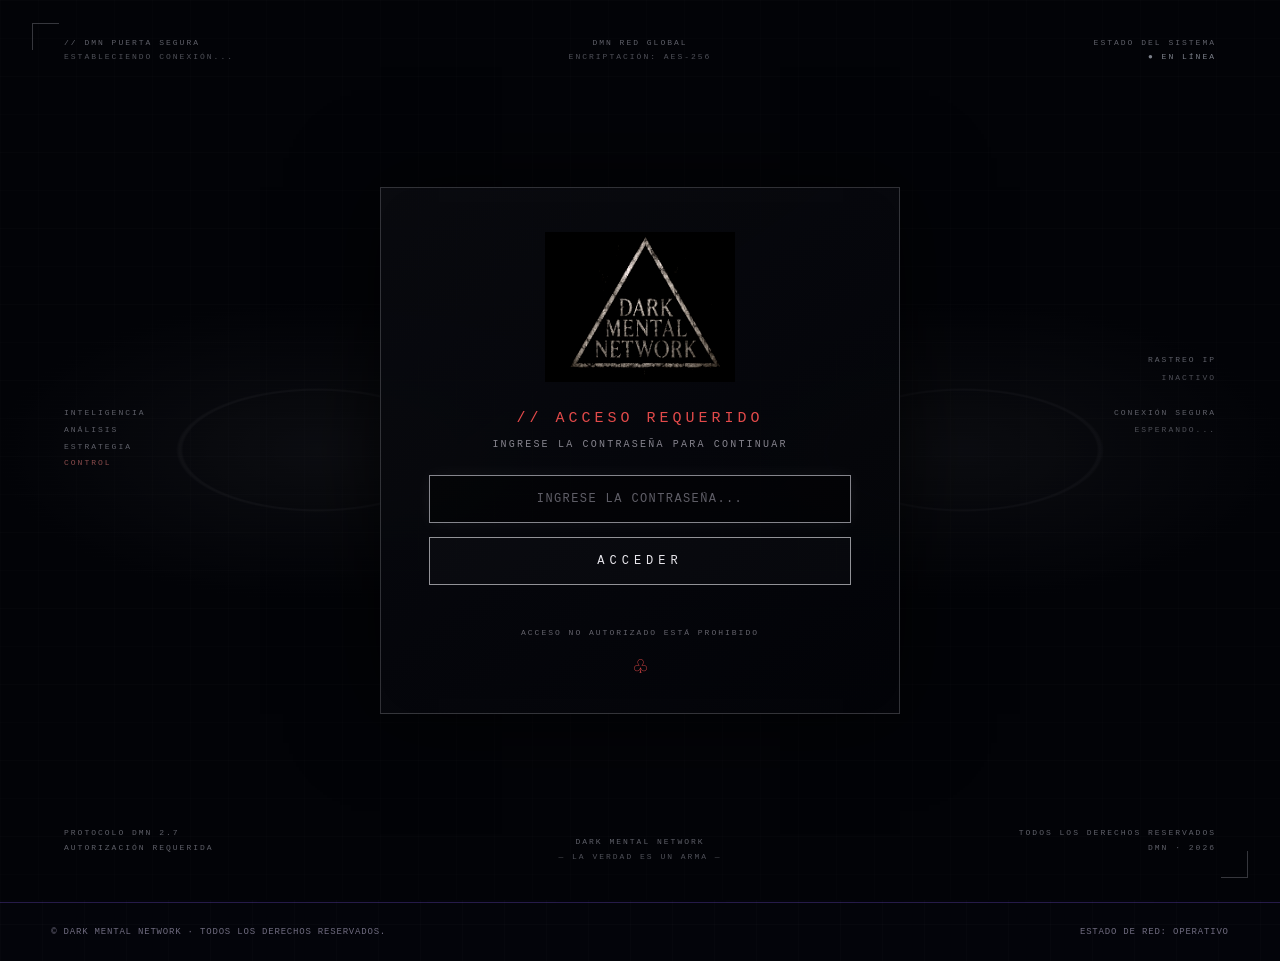
<file: index.html>
<!doctype html><html lang="es"><head><meta charset="UTF-8"><meta name="viewport" content="width=device-width,initial-scale=1.0"><meta name="theme-color" content="#03040a"><meta name="description" content="Dark Mental Network - Sistema interno."><title>Acceso | Dark Mental Network</title><link rel="stylesheet" href="css/style.css"><link rel="stylesheet" href="css/password.css"></head><body>
<div class="password-screen" id="password-screen"><div class="network-bg" aria-hidden="true"></div><div class="hud hud-top-left">// DMN PUERTA SEGURA<br><span>ESTABLECIENDO CONEXIÓN...</span></div><div class="hud hud-top-center">DMN RED GLOBAL<br><span>ENCRIPTACIÓN: AES-256</span></div><div class="hud hud-top-right">ESTADO DEL SISTEMA<br><span class="online">● EN LÍNEA</span></div><div class="hud hud-left">INTELIGENCIA<br>ANÁLISIS<br>ESTRATEGIA<br><span>CONTROL</span></div><div class="hud hud-right">RASTREO IP<br><span>INACTIVO</span><br><br>CONEXIÓN SEGURA<br><span>ESPERANDO...</span></div><div class="password-panel"><img class="password-logo glitch" src="assets/logo.png" alt="Dark Mental Network"><div class="access-required">// ACCESO REQUERIDO</div><p class="password-instruction">INGRESE LA CONTRASEÑA PARA CONTINUAR</p><form id="password-form" autocomplete="off"><input id="password-input" type="password" inputmode="numeric" maxlength="4" placeholder="INGRESE LA CONTRASEÑA..." aria-label="Contraseña"><button type="submit">ACCEDER</button></form><p id="password-error" class="password-error" role="alert">CONTRASEÑA INCORRECTA</p><p class="password-warning">ACCESO NO AUTORIZADO ESTÁ PROHIBIDO</p><div class="lock-icon">♧</div></div><div class="hud hud-bottom-left">PROTOCOLO DMN 2.7<br>AUTORIZACIÓN REQUERIDA</div><div class="hud hud-bottom-center">DARK MENTAL NETWORK<br><span>— LA VERDAD ES UN ARMA —</span></div><div class="hud hud-bottom-right">TODOS LOS DERECHOS RESERVADOS<br>DMN · 2026</div></div>
<div class="access-screen" id="loading-screen" hidden><div class="access-window"><div class="window-bar"><span>// INICIANDO SISTEMA INTERNO...</span><span>_ □ ×</span></div><img class="access-logo glitch" src="assets/logo.png" alt="Dark Mental Network"><div class="access-lines"><p id="access-first">&gt; Verificando protocolos...</p><p id="access-second"></p></div><div class="progress"><i></i></div></div></div>
<header class="site-header"><div class="container nav"><a class="brand" href="index.html"><img src="assets/logo.png" alt="Dark Mental Network"><span><strong>DARK MENTAL NETWORK</strong><small>SISTEMA INTERNO</small></span></a><button class="menu-btn" aria-label="Abrir menú">MENU</button><nav class="nav-links"><a class="active" href="index.html">/INICIO</a><a href="servicios.html">/SERVICIOS</a><a href="suscripcion.html">/SUSCRIPCIÓN</a><a href="filosofia.html">/NUESTRA FILOSOFÍA</a><a href="contacto.html">/CONTACTO</a></nav></div></header><main class="page"><div class="container"><section class="hero"><div class="hero-title reveal"><p class="kicker">ACCESO: PÚBLICO · RED ACTIVA</p><h1>SOMOS SOMBRAS.<br><span class="accent">SOMOS INFORMACIÓN.</span></h1><p class="lead">Dark Mental Network es una organización de inteligencia orientada al análisis estratégico, la recopilación de información dentro de los entornos de roleplay y la intermediación entre organizaciones.</p><p><a class="btn" href="servicios.html">VER SERVICIOS →</a></p></div><div class="hero-logo reveal"><img class="glitch" src="assets/logo.png" alt="Logo Dark Mental Network"></div></section><section class="feature-grid grid reveal"><div class="feature terminal-box"><div class="icon">▣</div><h3>DISCRECIÓN</h3><p>La identidad y la información se manejan bajo criterios de reserva.</p></div><div class="feature terminal-box"><div class="icon">◎</div><h3>PRECISIÓN</h3><p>Información organizada y análisis orientado a decisiones.</p></div><div class="feature terminal-box"><div class="icon">↗</div><h3>VENTAJA</h3><p>Comprender el contexto permite actuar con mayor preparación.</p></div><div class="feature terminal-box"><div class="icon">◉</div><h3>CONTROL</h3><p>La información adquiere valor cuando puede ser interpretada.</p></div></section></div></main><footer class="footer"><div class="container footer-inner"><span>© DARK MENTAL NETWORK · TODOS LOS DERECHOS RESERVADOS.</span><span>ESTADO DE RED: OPERATIVO</span></div></footer><script src="js/main.js"></script><script src="js/access.js"></script></body></html>
</file>
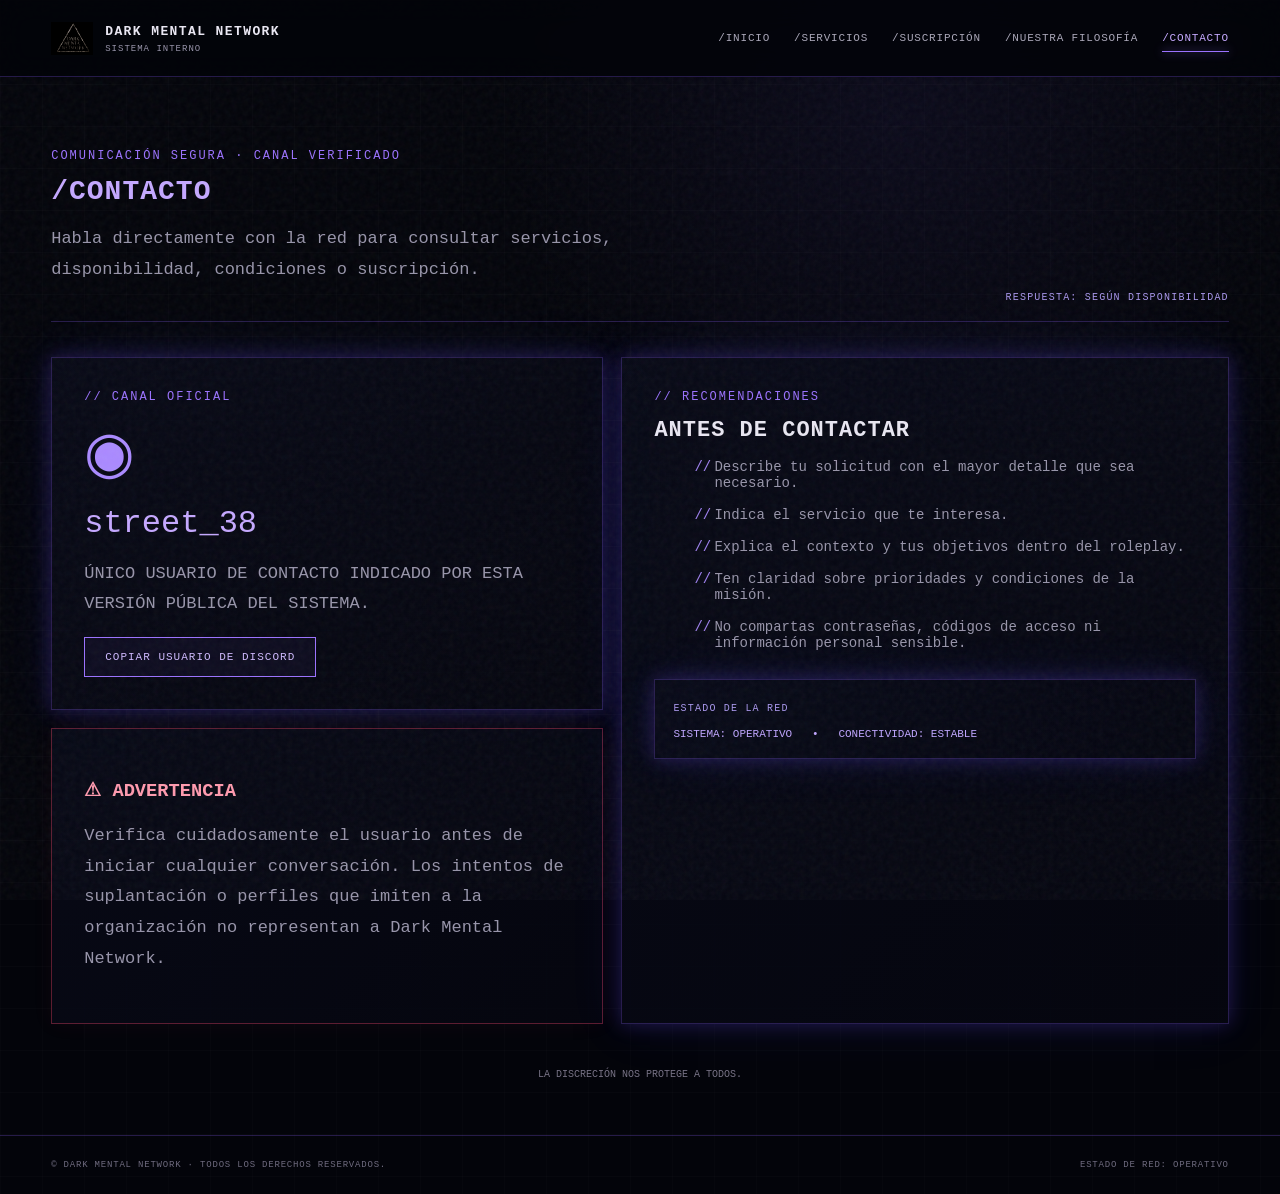
<file: contacto.html>
<!doctype html><html lang="es"><head><meta charset="UTF-8"><meta name="viewport" content="width=device-width,initial-scale=1.0">
<meta name="theme-color" content="#03040a"><meta name="description" content="Dark Mental Network - Sistema interno."><title>Contacto | Dark Mental Network</title>
<link rel="stylesheet" href="css/style.css"></head><body><header class="site-header"><div class="container nav">
<a class="brand" href="index.html"><img src="assets/logo.png" alt="Dark Mental Network"><span><strong>DARK MENTAL NETWORK</strong><small>SISTEMA INTERNO</small></span></a>
<button class="menu-btn" aria-label="Abrir menú">MENU</button><nav class="nav-links"><a class="" href="index.html">/INICIO</a>
<a class="" href="servicios.html">/SERVICIOS</a>
<a class="" href="suscripcion.html">/SUSCRIPCIÓN</a>
<a class="" href="filosofia.html">/NUESTRA FILOSOFÍA</a>
<a class="active" href="contacto.html">/CONTACTO</a></nav></div></header><main class="page"><div class="container"><div class="page-head"><div><p class="kicker">COMUNICACIÓN SEGURA · CANAL VERIFICADO</p><h1>/CONTACTO</h1><p class="lead">Habla directamente con la red para consultar servicios, disponibilidad, condiciones o suscripción.</p></div><span class="status">RESPUESTA: SEGÚN DISPONIBILIDAD</span></div>
<section class="contact-layout grid reveal"><div>
<div class="contact-card"><p class="kicker">// CANAL OFICIAL</p><div style="font-size:58px;color:#aa8aff">◉</div><div class="discord-name">street_38</div><p class="lead">ÚNICO USUARIO DE CONTACTO INDICADO POR ESTA VERSIÓN PÚBLICA DEL SISTEMA.</p>
<button class="btn" data-copy="street_38">COPIAR USUARIO DE DISCORD</button></div>
<div class="contact-card warning" style="margin-top:18px"><h3>⚠ ADVERTENCIA</h3><p class="lead">Verifica cuidadosamente el usuario antes de iniciar cualquier conversación. Los intentos de suplantación o perfiles que imiten a la organización no representan a Dark Mental Network.</p></div>
</div>
<div class="contact-card recommendations"><p class="kicker">// RECOMENDACIONES</p><h2>ANTES DE CONTACTAR</h2><ul>
<li>Describe tu solicitud con el mayor detalle que sea necesario.</li>
<li>Indica el servicio que te interesa.</li>
<li>Explica el contexto y tus objetivos dentro del roleplay.</li>
<li>Ten claridad sobre prioridades y condiciones de la misión.</li>
<li>No compartas contraseñas, códigos de acceso ni información personal sensible.</li>
</ul>
<div class="terminal-box" style="padding:18px;margin-top:28px"><span class="status">ESTADO DE LA RED</span><p style="margin:12px 0 0;font-size:11px;color:#bfa5ff">SISTEMA: OPERATIVO &nbsp; • &nbsp; CONECTIVIDAD: ESTABLE</p></div>
</div></section>
<p style="text-align:center;color:#777285;font-size:10px;margin-top:45px">LA DISCRECIÓN NOS PROTEGE A TODOS.</p>
</div></main><footer class="footer"><div class="container footer-inner"><span>© DARK MENTAL NETWORK · TODOS LOS DERECHOS RESERVADOS.</span><span>ESTADO DE RED: OPERATIVO</span></div></footer><script src="js/main.js"></script></body></html>
</file>
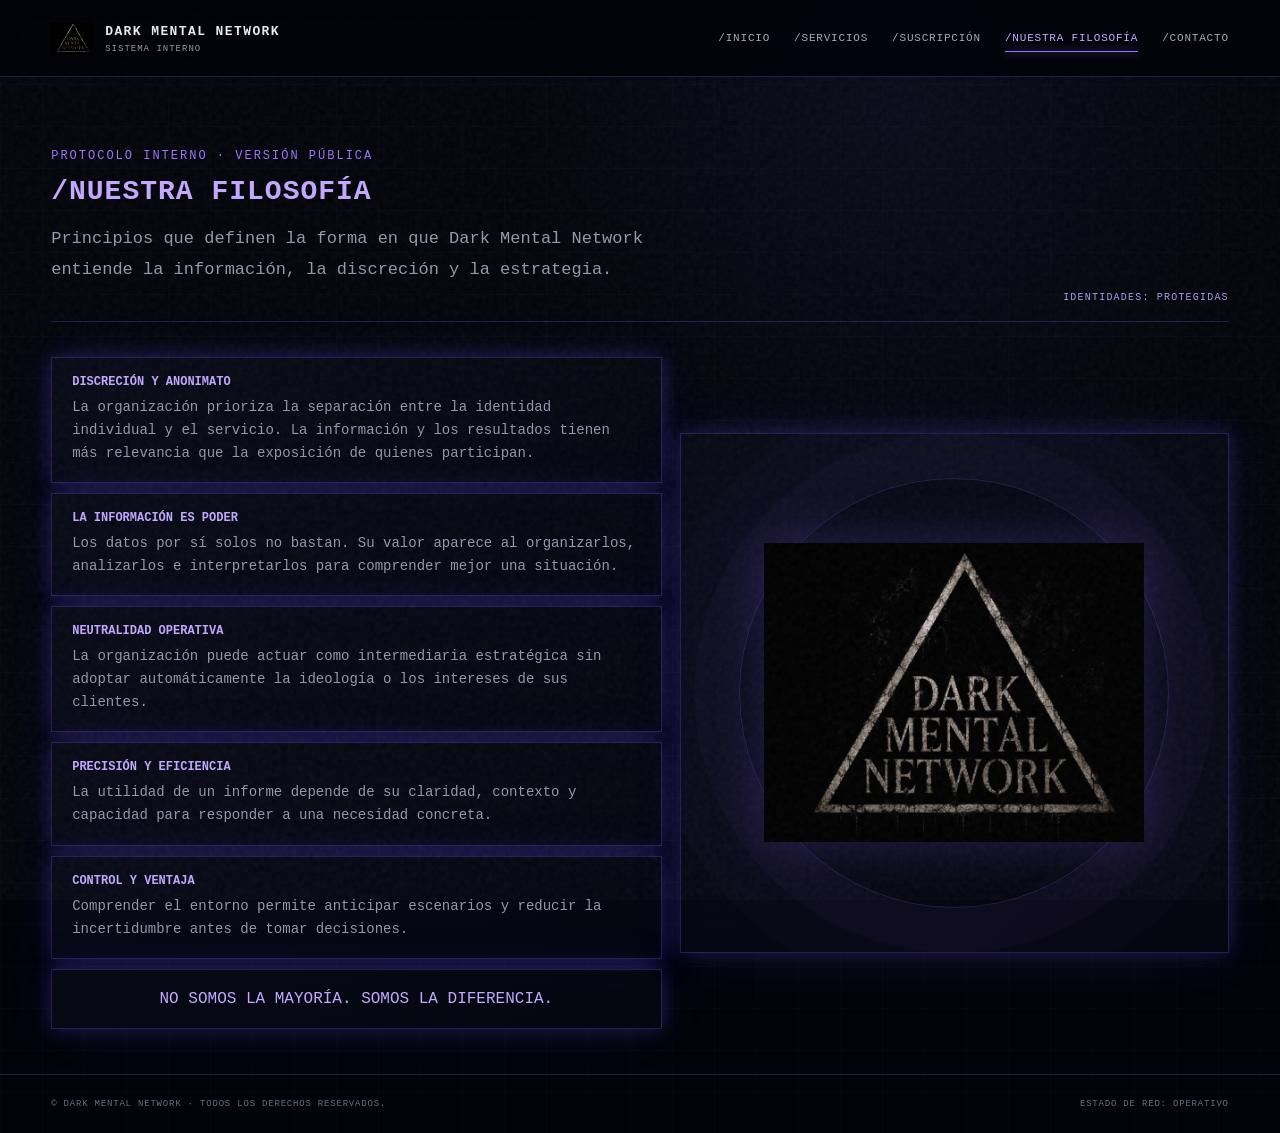
<file: filosofia.html>
<!doctype html><html lang="es"><head><meta charset="UTF-8"><meta name="viewport" content="width=device-width,initial-scale=1.0">
<meta name="theme-color" content="#03040a"><meta name="description" content="Dark Mental Network - Sistema interno."><title>Nuestra filosofía | Dark Mental Network</title>
<link rel="stylesheet" href="css/style.css"></head><body><header class="site-header"><div class="container nav">
<a class="brand" href="index.html"><img src="assets/logo.png" alt="Dark Mental Network"><span><strong>DARK MENTAL NETWORK</strong><small>SISTEMA INTERNO</small></span></a>
<button class="menu-btn" aria-label="Abrir menú">MENU</button><nav class="nav-links"><a class="" href="index.html">/INICIO</a>
<a class="" href="servicios.html">/SERVICIOS</a>
<a class="" href="suscripcion.html">/SUSCRIPCIÓN</a>
<a class="active" href="filosofia.html">/NUESTRA FILOSOFÍA</a>
<a class="" href="contacto.html">/CONTACTO</a></nav></div></header><main class="page"><div class="container"><div class="page-head"><div><p class="kicker">PROTOCOLO INTERNO · VERSIÓN PÚBLICA</p><h1>/NUESTRA FILOSOFÍA</h1><p class="lead">Principios que definen la forma en que Dark Mental Network entiende la información, la discreción y la estrategia.</p></div><span class="status">IDENTIDADES: PROTEGIDAS</span></div>
<section class="philosophy grid"><div class="philosophy-list reveal">
<div class="philosophy-item"><h3>DISCRECIÓN Y ANONIMATO</h3><p>La organización prioriza la separación entre la identidad individual y el servicio. La información y los resultados tienen más relevancia que la exposición de quienes participan.</p></div>
<div class="philosophy-item"><h3>LA INFORMACIÓN ES PODER</h3><p>Los datos por sí solos no bastan. Su valor aparece al organizarlos, analizarlos e interpretarlos para comprender mejor una situación.</p></div>
<div class="philosophy-item"><h3>NEUTRALIDAD OPERATIVA</h3><p>La organización puede actuar como intermediaria estratégica sin adoptar automáticamente la ideología o los intereses de sus clientes.</p></div>
<div class="philosophy-item"><h3>PRECISIÓN Y EFICIENCIA</h3><p>La utilidad de un informe depende de su claridad, contexto y capacidad para responder a una necesidad concreta.</p></div>
<div class="philosophy-item"><h3>CONTROL Y VENTAJA</h3><p>Comprender el entorno permite anticipar escenarios y reducir la incertidumbre antes de tomar decisiones.</p></div>
<div class="terminal-box" style="padding:20px;text-align:center;color:#c4a8ff">NO SOMOS LA MAYORÍA. SOMOS LA DIFERENCIA.</div>
</div>
<div class="philosophy-visual card reveal"><div class="rings"></div><img class="glitch" src="assets/logo.png" alt="Dark Mental Network"></div>
</section></div></main><footer class="footer"><div class="container footer-inner"><span>© DARK MENTAL NETWORK · TODOS LOS DERECHOS RESERVADOS.</span><span>ESTADO DE RED: OPERATIVO</span></div></footer><script src="js/main.js"></script></body></html>
</file>
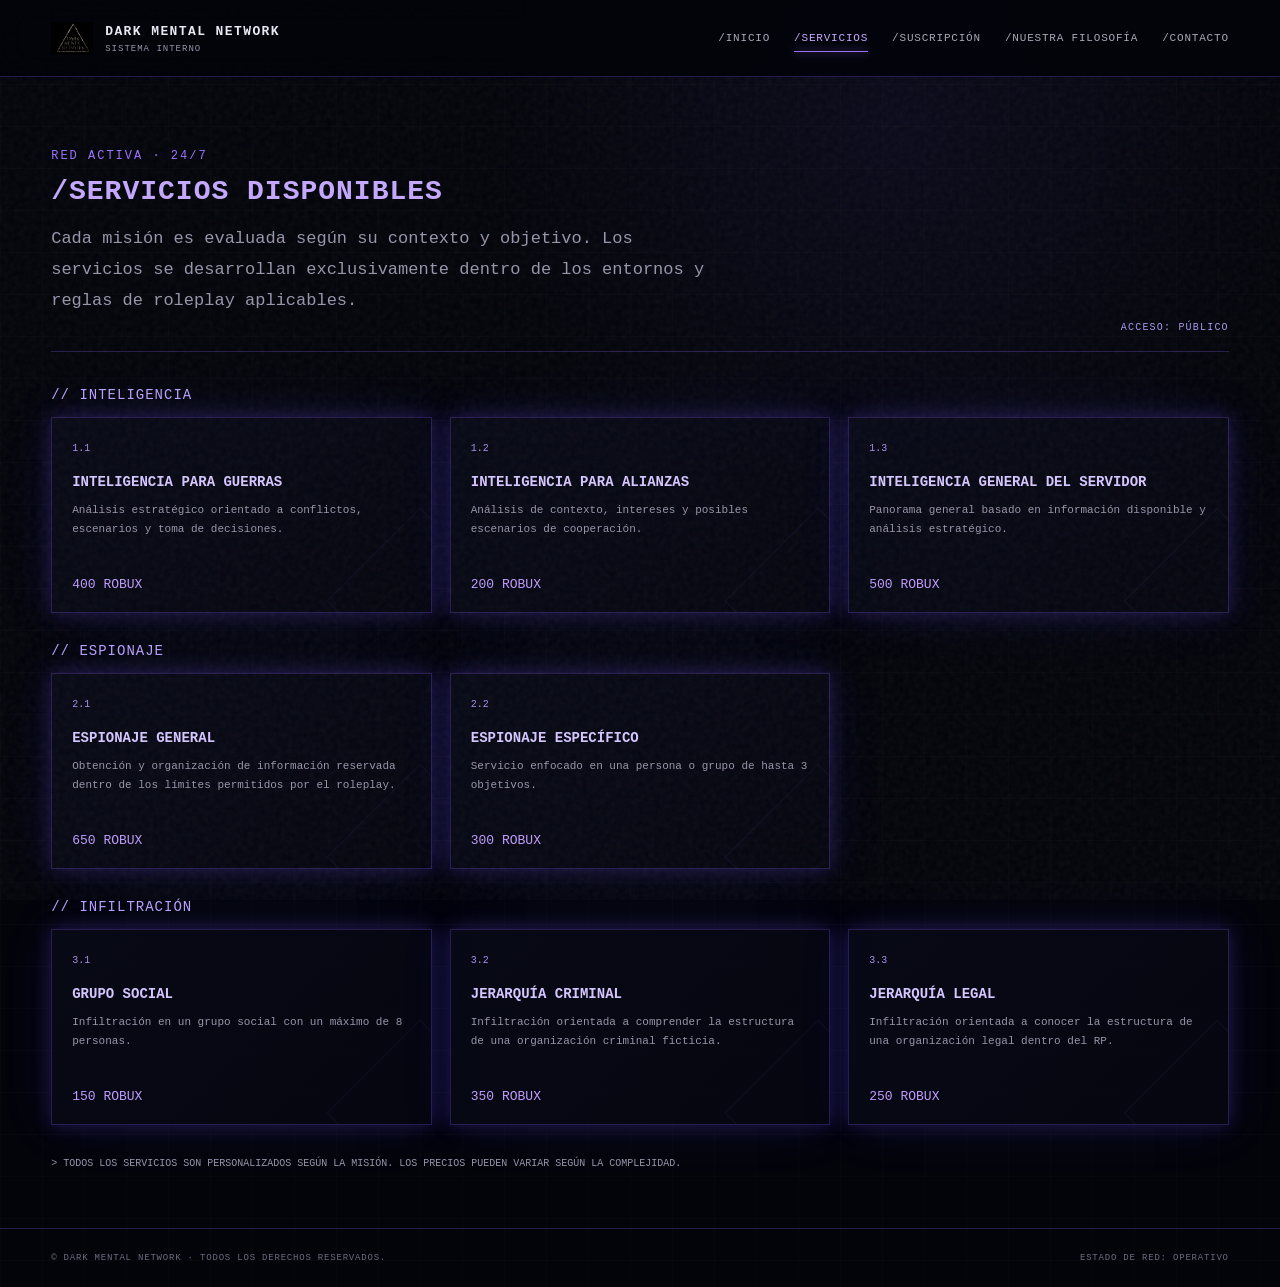
<file: servicios.html>
<!doctype html><html lang="es"><head><meta charset="UTF-8"><meta name="viewport" content="width=device-width,initial-scale=1.0">
<meta name="theme-color" content="#03040a"><meta name="description" content="Dark Mental Network - Sistema interno."><title>Servicios | Dark Mental Network</title>
<link rel="stylesheet" href="css/style.css"></head><body><header class="site-header"><div class="container nav">
<a class="brand" href="index.html"><img src="assets/logo.png" alt="Dark Mental Network"><span><strong>DARK MENTAL NETWORK</strong><small>SISTEMA INTERNO</small></span></a>
<button class="menu-btn" aria-label="Abrir menú">MENU</button><nav class="nav-links"><a class="" href="index.html">/INICIO</a>
<a class="active" href="servicios.html">/SERVICIOS</a>
<a class="" href="suscripcion.html">/SUSCRIPCIÓN</a>
<a class="" href="filosofia.html">/NUESTRA FILOSOFÍA</a>
<a class="" href="contacto.html">/CONTACTO</a></nav></div></header><main class="page"><div class="container"><div class="page-head"><div><p class="kicker">RED ACTIVA · 24/7</p><h1>/SERVICIOS DISPONIBLES</h1><p class="lead">Cada misión es evaluada según su contexto y objetivo. Los servicios se desarrollan exclusivamente dentro de los entornos y reglas de roleplay aplicables.</p></div><span class="status">ACCESO: PÚBLICO</span></div>
<section class="services-group reveal"><div class="group-title">// INTELIGENCIA</div><div class="services-grid grid">
<div class="service-card card"><span class="service-code">1.1</span><h3>INTELIGENCIA PARA GUERRAS</h3><p>Análisis estratégico orientado a conflictos, escenarios y toma de decisiones.</p><div class="price">400 ROBUX</div></div>
<div class="service-card card"><span class="service-code">1.2</span><h3>INTELIGENCIA PARA ALIANZAS</h3><p>Análisis de contexto, intereses y posibles escenarios de cooperación.</p><div class="price">200 ROBUX</div></div>
<div class="service-card card"><span class="service-code">1.3</span><h3>INTELIGENCIA GENERAL DEL SERVIDOR</h3><p>Panorama general basado en información disponible y análisis estratégico.</p><div class="price">500 ROBUX</div></div></div></section>
<section class="services-group reveal"><div class="group-title">// ESPIONAJE</div><div class="services-grid grid">
<div class="service-card card"><span class="service-code">2.1</span><h3>ESPIONAJE GENERAL</h3><p>Obtención y organización de información reservada dentro de los límites permitidos por el roleplay.</p><div class="price">650 ROBUX</div></div>
<div class="service-card card"><span class="service-code">2.2</span><h3>ESPIONAJE ESPECÍFICO</h3><p>Servicio enfocado en una persona o grupo de hasta 3 objetivos.</p><div class="price">300 ROBUX</div></div></div></section>
<section class="services-group reveal"><div class="group-title">// INFILTRACIÓN</div><div class="services-grid grid">
<div class="service-card card"><span class="service-code">3.1</span><h3>GRUPO SOCIAL</h3><p>Infiltración en un grupo social con un máximo de 8 personas.</p><div class="price">150 ROBUX</div></div>
<div class="service-card card"><span class="service-code">3.2</span><h3>JERARQUÍA CRIMINAL</h3><p>Infiltración orientada a comprender la estructura de una organización criminal ficticia.</p><div class="price">350 ROBUX</div></div>
<div class="service-card card"><span class="service-code">3.3</span><h3>JERARQUÍA LEGAL</h3><p>Infiltración orientada a conocer la estructura de una organización legal dentro del RP.</p><div class="price">250 ROBUX</div></div></div></section>
<p class="lead reveal" style="font-size:10px">> TODOS LOS SERVICIOS SON PERSONALIZADOS SEGÚN LA MISIÓN. LOS PRECIOS PUEDEN VARIAR SEGÚN LA COMPLEJIDAD.</p>
</div></main><footer class="footer"><div class="container footer-inner"><span>© DARK MENTAL NETWORK · TODOS LOS DERECHOS RESERVADOS.</span><span>ESTADO DE RED: OPERATIVO</span></div></footer><script src="js/main.js"></script></body></html>
</file>
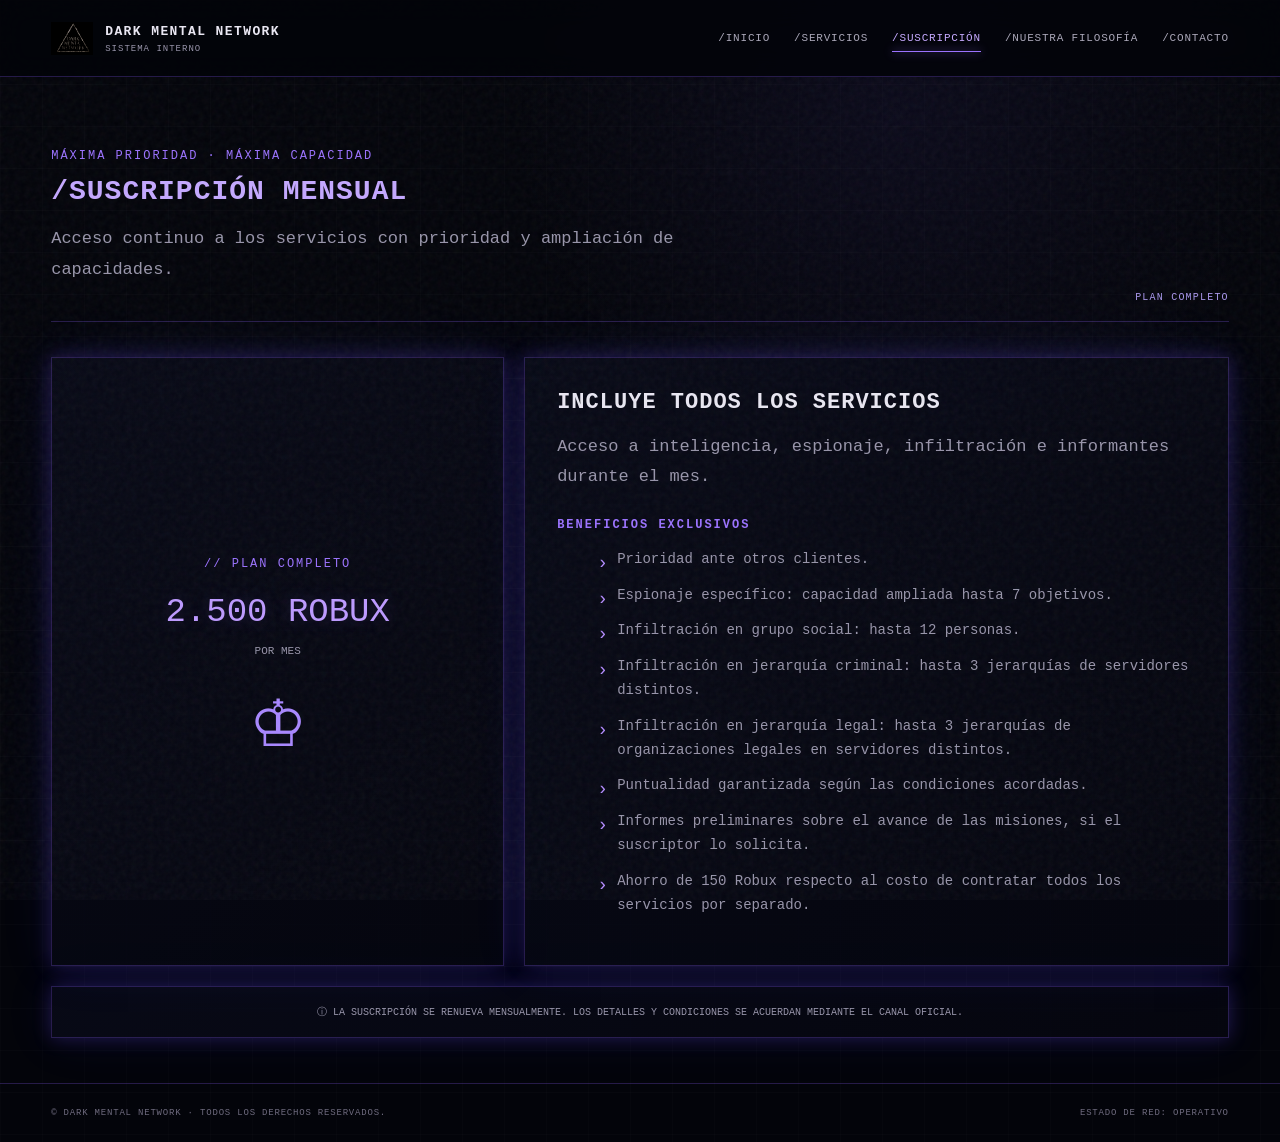
<file: suscripcion.html>
<!doctype html><html lang="es"><head><meta charset="UTF-8"><meta name="viewport" content="width=device-width,initial-scale=1.0">
<meta name="theme-color" content="#03040a"><meta name="description" content="Dark Mental Network - Sistema interno."><title>Suscripción | Dark Mental Network</title>
<link rel="stylesheet" href="css/style.css"></head><body><header class="site-header"><div class="container nav">
<a class="brand" href="index.html"><img src="assets/logo.png" alt="Dark Mental Network"><span><strong>DARK MENTAL NETWORK</strong><small>SISTEMA INTERNO</small></span></a>
<button class="menu-btn" aria-label="Abrir menú">MENU</button><nav class="nav-links"><a class="" href="index.html">/INICIO</a>
<a class="" href="servicios.html">/SERVICIOS</a>
<a class="active" href="suscripcion.html">/SUSCRIPCIÓN</a>
<a class="" href="filosofia.html">/NUESTRA FILOSOFÍA</a>
<a class="" href="contacto.html">/CONTACTO</a></nav></div></header><main class="page"><div class="container"><div class="page-head"><div><p class="kicker">MÁXIMA PRIORIDAD · MÁXIMA CAPACIDAD</p><h1>/SUSCRIPCIÓN MENSUAL</h1><p class="lead">Acceso continuo a los servicios con prioridad y ampliación de capacidades.</p></div><span class="status">PLAN COMPLETO</span></div>
<section class="subscription reveal"><div class="price-panel card"><div><p class="kicker">// PLAN COMPLETO</p><div class="big-price">2.500 ROBUX</div><p class="lead" style="font-size:11px">POR MES</p><div style="font-size:65px;color:#a887ff;margin-top:25px">♔</div></div></div>
<div class="benefits card"><h2>INCLUYE TODOS LOS SERVICIOS</h2><p class="lead">Acceso a inteligencia, espionaje, infiltración e informantes durante el mes.</p><h3 class="kicker" style="margin-top:25px">BENEFICIOS EXCLUSIVOS</h3><ul>
<li>Prioridad ante otros clientes.</li>
<li>Espionaje específico: capacidad ampliada hasta 7 objetivos.</li>
<li>Infiltración en grupo social: hasta 12 personas.</li>
<li>Infiltración en jerarquía criminal: hasta 3 jerarquías de servidores distintos.</li>
<li>Infiltración en jerarquía legal: hasta 3 jerarquías de organizaciones legales en servidores distintos.</li>
<li>Puntualidad garantizada según las condiciones acordadas.</li>
<li>Informes preliminares sobre el avance de las misiones, si el suscriptor lo solicita.</li>
<li>Ahorro de 150 Robux respecto al costo de contratar todos los servicios por separado.</li>
</ul></div></section>
<div class="terminal-box sub-note reveal">ⓘ LA SUSCRIPCIÓN SE RENUEVA MENSUALMENTE. LOS DETALLES Y CONDICIONES SE ACUERDAN MEDIANTE EL CANAL OFICIAL.</div>
</div></main><footer class="footer"><div class="container footer-inner"><span>© DARK MENTAL NETWORK · TODOS LOS DERECHOS RESERVADOS.</span><span>ESTADO DE RED: OPERATIVO</span></div></footer><script src="js/main.js"></script></body></html>
</file>
<file: css/style.css>
:root{
  --bg:#03040a;
  --panel:rgba(8,10,24,.82);
  --panel2:rgba(12,15,34,.72);
  --line:rgba(141,93,255,.26);
  --violet:#9b72ff;
  --violet2:#6247c7;
  --blue:#14254f;
  --text:#e9e7f2;
  --muted:#9895aa;
  --danger:#c63857;
  --glow:0 0 18px rgba(122,81,255,.25), 0 0 50px rgba(60,71,255,.10);
}
*{box-sizing:border-box}
html{scroll-behavior:smooth}
body{
 margin:0;background:var(--bg);color:var(--text);
 font-family:"Courier New",Consolas,monospace;overflow-x:hidden;
 background-image:radial-gradient(circle at 70% 10%,rgba(62,49,132,.13),transparent 28%),
 linear-gradient(rgba(255,255,255,.015) 1px,transparent 1px),
 linear-gradient(90deg,rgba(255,255,255,.012) 1px,transparent 1px);
 background-size:auto,42px 42px,42px 42px;
}
body:before{content:"";position:fixed;inset:0;pointer-events:none;opacity:.13;z-index:20;
 background-image:url("data:image/svg+xml,%3Csvg viewBox='0 0 180 180' xmlns='http://www.w3.org/2000/svg'%3E%3Cfilter id='n'%3E%3CfeTurbulence type='fractalNoise' baseFrequency='.9' numOctaves='3' stitchTiles='stitch'/%3E%3C/filter%3E%3Crect width='100%25' height='100%25' filter='url(%23n)' opacity='.4'/%3E%3C/svg%3E")}
a{color:inherit;text-decoration:none}
button{font:inherit}
.container{width:min(1180px,92%);margin:auto}
.site-header{position:sticky;top:0;z-index:30;background:rgba(3,4,10,.88);backdrop-filter:blur(14px);border-bottom:1px solid var(--line)}
.nav{height:76px;display:flex;align-items:center;justify-content:space-between;gap:24px}
.brand{display:flex;align-items:center;gap:12px;min-width:max-content}
.brand img{width:42px;height:42px;object-fit:contain;filter:grayscale(.2) contrast(1.15)}
.brand strong{font-size:13px;letter-spacing:1.4px}
.brand small{display:block;color:var(--muted);font-size:9px;margin-top:4px;letter-spacing:1px}
.nav-links{display:flex;align-items:center;gap:24px;font-size:11px;letter-spacing:.8px}
.nav-links a{color:#aaa7b8;position:relative;padding:8px 0}
.nav-links a:hover,.nav-links a.active{color:#c6aaff}
.nav-links a.active:after{content:"";position:absolute;height:1px;background:var(--violet);left:0;right:0;bottom:0;box-shadow:0 0 10px var(--violet)}
.menu-btn{display:none;background:none;border:1px solid var(--line);color:var(--text);padding:9px 11px}
.page{padding:72px 0 45px;min-height:calc(100vh - 76px)}
.kicker{color:var(--violet);font-size:12px;letter-spacing:2px;margin:0 0 14px}
h1{font-size:clamp(30px,5vw,62px);margin:0 0 18px;letter-spacing:1px;line-height:1.05}
h2{font-size:22px;letter-spacing:1px;margin:0 0 14px}
.lead{max-width:680px;color:var(--muted);line-height:1.8;font-size:17px}
.terminal-box,.card,.contact-card,.philosophy-item{
 border:1px solid var(--line);background:linear-gradient(135deg,var(--panel),rgba(5,6,16,.78));box-shadow:var(--glow)
}
.btn{display:inline-flex;align-items:center;gap:10px;padding:13px 20px;border:1px solid var(--violet);color:#cfbaff;background:rgba(102,71,199,.07);cursor:pointer;transition:.25s;letter-spacing:1px;font-size:11px}
.btn:hover{background:rgba(127,84,255,.18);box-shadow:0 0 22px rgba(144,93,255,.25);transform:translateY(-2px)}
.btn.danger{border-color:var(--danger);color:#ffabbc}
.status{color:#a997ed;font-size:10px;letter-spacing:1.2px}
.grid{display:grid;gap:18px}
.hero{display:grid;grid-template-columns:1.05fr .95fr;align-items:center;gap:40px;padding-top:50px}
.hero-logo{position:relative;min-height:430px;display:grid;place-items:center;border:1px solid var(--line);background:radial-gradient(circle,rgba(81,57,163,.13),transparent 55%)}
.hero-logo img{width:min(78%,420px);filter:drop-shadow(0 0 25px rgba(126,83,255,.18))}
.hero-logo:before{content:"";position:absolute;inset:12%;border:1px dashed rgba(154,112,255,.16);transform:rotate(45deg)}
.hero-title .accent{color:#b89cff;text-shadow:0 0 18px rgba(154,112,255,.28)}
.feature-grid{grid-template-columns:repeat(4,1fr);margin-top:38px}
.feature{padding:20px;min-height:140px}
.feature .icon{font-size:28px;color:#b698ff;margin-bottom:14px}
.feature h3{font-size:12px;color:#c6b0ff;margin:0 0 8px}
.feature p{font-size:14px;line-height:1.7;color:var(--muted);margin:0}
.page-head{display:flex;justify-content:space-between;align-items:end;gap:20px;margin-bottom:35px;border-bottom:1px solid var(--line);padding-bottom:18px}
.page-head h1{font-size:28px;color:#c4a8ff}
.services-group{margin:30px 0}
.group-title{font-size:14px;color:#bda3ff;margin-bottom:14px;letter-spacing:1px}
.services-grid{grid-template-columns:repeat(3,1fr)}
.service-card{padding:20px;min-height:190px;position:relative;overflow:hidden}
.service-card:hover{border-color:rgba(164,122,255,.65)}
.service-card:after{content:"";position:absolute;width:130px;height:130px;border:1px solid rgba(142,101,255,.08);right:-55px;bottom:-55px;transform:rotate(45deg)}
.service-code{font-size:10px;color:#a88ee8}
.service-card h3{font-size:14px;margin:18px 0 10px;color:#d6c6ff}
.service-card p{font-size:11px;line-height:1.75;color:var(--muted);min-height:58px}
.price{color:#c29cff;font-size:13px;margin-top:18px}
.subscription{display:grid;grid-template-columns:.9fr 1.4fr;gap:20px}
.price-panel{padding:38px;text-align:center;display:grid;place-items:center;min-height:420px}
.big-price{font-size:34px;color:#bd9aff;text-shadow:0 0 18px rgba(155,114,255,.22);margin:22px 0 8px}
.benefits{padding:32px}
.benefits li{list-style:none;color:var(--muted);font-size:14px;line-height:1.7;margin:12px 0;padding-left:20px;position:relative}
.benefits li:before{content:"›";position:absolute;left:0;color:#b48cff;font-size:18px}
.sub-note{margin-top:20px;padding:18px;text-align:center;color:var(--muted);font-size:10px}
.philosophy{grid-template-columns:1fr .9fr;align-items:center}
.philosophy-list{display:grid;gap:10px}
.philosophy-item{padding:17px 20px}
.philosophy-item h3{font-size:12px;color:#c2a7ff;margin:0 0 7px}
.philosophy-item p{font-size:14px;line-height:1.65;color:var(--muted);margin:0}
.philosophy-visual{min-height:520px;display:grid;place-items:center;position:relative;overflow:hidden}
.philosophy-visual img{width:min(70%,380px);filter:drop-shadow(0 0 25px rgba(120,86,255,.25))}
.rings{position:absolute;width:430px;aspect-ratio:1;border:1px solid rgba(143,101,255,.22);border-radius:50%;box-shadow:0 0 0 45px rgba(143,101,255,.03),0 0 0 90px rgba(143,101,255,.025)}
.contact-layout{grid-template-columns:1fr 1.1fr}
.contact-card{padding:32px}
.discord-name{font-size:32px;color:#c5a8ff;margin:16px 0;word-break:break-all}
.warning{border-color:rgba(198,56,87,.45);box-shadow:0 0 20px rgba(198,56,87,.06)}
.warning h3{color:#ff9aae}
.recommendations li{list-style:none;color:var(--muted);font-size:14px;margin:16px 0;padding-left:20px;position:relative}
.recommendations li:before{content:"//";position:absolute;left:0;color:#9f80f0}
.footer{border-top:1px solid var(--line);padding:24px 0;color:#6f6b7f;font-size:9px;letter-spacing:.8px}
.footer-inner{display:flex;justify-content:space-between;gap:15px}
.access-screen{position:fixed;inset:0;z-index:100;background:#02030a;display:grid;place-items:center;padding:20px}
.access-screen.hide{animation:fadeOut .9s forwards}
@keyframes fadeOut{to{opacity:0;visibility:hidden}}
.access-window{width:min(760px,100%);border:1px solid var(--line);background:rgba(4,5,14,.92);padding:24px;box-shadow:0 0 80px rgba(80,58,180,.15)}
.window-bar{display:flex;justify-content:space-between;color:#81799b;font-size:10px;border-bottom:1px solid var(--line);padding-bottom:15px}
.access-logo{display:block;width:170px;max-height:220px;object-fit:contain;margin:25px auto;filter:drop-shadow(0 0 20px rgba(141,99,255,.25))}
.access-lines{min-height:155px;border-left:2px solid var(--violet);padding:8px 20px;display:grid;gap:12px;align-content:center}
.access-lines p{margin:0;color:#c8c4d5;font-size:clamp(14px,2.2vw,20px);line-height:1.5}
.progress{height:5px;background:#101020;margin-top:24px;overflow:hidden}
.progress i{display:block;height:100%;width:0;background:linear-gradient(90deg,var(--violet2),#bca2ff);box-shadow:0 0 12px var(--violet);transition:width .8s}
.glitch{animation:glitch 5s infinite}
@keyframes glitch{0%,93%,100%{transform:translate(0);filter:none}94%{transform:translate(2px,-1px);filter:hue-rotate(18deg)}96%{transform:translate(-2px,1px);filter:contrast(1.3)}98%{transform:translate(1px,0)}}
.reveal{opacity:0;transform:translateY(18px);transition:.65s}
.reveal.show{opacity:1;transform:none}
@media(max-width:850px){
 .menu-btn{display:block}.nav-links{display:none;position:absolute;top:76px;left:0;right:0;background:#070813;border-bottom:1px solid var(--line);padding:18px 4%;flex-direction:column;align-items:flex-start}
 .nav-links.open{display:flex}.hero,.subscription,.philosophy,.contact-layout{grid-template-columns:1fr}.feature-grid{grid-template-columns:repeat(2,1fr)}.services-grid{grid-template-columns:1fr 1fr}
 .hero-logo{min-height:300px;order:-1}.philosophy-visual{min-height:330px}.page{padding-top:42px}
}
@media(max-width:560px){
 .feature-grid,.services-grid{grid-template-columns:1fr}.nav{height:68px}.site-header{top:0}.brand strong{font-size:11px}.page{min-height:calc(100vh - 68px)}
 .footer-inner,.page-head{align-items:flex-start;flex-direction:column}.hero-logo{min-height:250px}.hero-logo:before{inset:18%}.access-window{padding:16px}
}
</file>
<file: css/password.css>
.password-screen{position:fixed;inset:0;z-index:200;background:#020307;display:grid;place-items:center;overflow:hidden;color:#d8d6df}.network-bg{position:absolute;inset:0;opacity:.55;background:radial-gradient(ellipse at 25% 50%,rgba(150,150,160,.13),transparent 24%),radial-gradient(ellipse at 75% 50%,rgba(150,150,160,.12),transparent 24%),linear-gradient(rgba(255,255,255,.018) 1px,transparent 1px),linear-gradient(90deg,rgba(255,255,255,.014) 1px,transparent 1px);background-size:auto,auto,38px 38px,38px 38px}.network-bg:before{content:"";position:absolute;inset:8%;background:radial-gradient(ellipse at 20% 50%,transparent 0 11%,rgba(170,170,180,.09) 11.2% 11.35%,transparent 11.6%),radial-gradient(ellipse at 80% 50%,transparent 0 11%,rgba(170,170,180,.08) 11.2% 11.35%,transparent 11.6%);filter:blur(.3px)}.network-bg:after{content:"";position:absolute;inset:0;background:repeating-linear-gradient(0deg,transparent 0 3px,rgba(255,255,255,.012) 4px)}.password-panel{position:relative;z-index:2;width:min(520px,88vw);padding:44px 48px 34px;text-align:center;background:linear-gradient(145deg,rgba(9,10,15,.94),rgba(2,3,7,.9));border:1px solid rgba(190,190,200,.24);box-shadow:0 0 80px rgba(0,0,0,.75),inset 0 0 40px rgba(255,255,255,.015)}.password-logo{width:min(290px,75%);max-height:150px;object-fit:contain;margin:0 auto 28px;display:block;filter:grayscale(.25) brightness(1.18) contrast(1.15)}.access-required{font-size:15px;letter-spacing:4px;color:#e34a4a;margin-bottom:12px}.password-instruction{font-size:10px;letter-spacing:2.2px;color:#85838d;margin:0 0 25px}.password-panel form{display:grid;gap:14px}.password-panel input{width:100%;height:48px;background:rgba(0,0,0,.42);border:1px solid rgba(190,190,200,.25);outline:none;color:#e9e7f2;text-align:center;font:12px "Courier New",monospace;letter-spacing:3px}.password-panel input::placeholder{color:#5f5e67;letter-spacing:1.4px}.password-panel input:focus{border-color:rgba(220,220,230,.6);box-shadow:0 0 18px rgba(255,255,255,.05)}.password-panel button{height:48px;background:rgba(255,255,255,.015);border:1px solid rgba(220,220,225,.65);color:#e8e6ec;letter-spacing:5px;font-size:12px;cursor:pointer;transition:.25s}.password-panel button:hover{background:rgba(255,255,255,.08);box-shadow:0 0 22px rgba(255,255,255,.09)}.password-error{min-height:18px;margin:18px 0 0;color:#ef4949;font-size:11px;letter-spacing:3px;opacity:0;transition:.2s}.password-error.show{opacity:1}.password-warning{font-size:8px;letter-spacing:2px;color:#64636c;margin:7px 0 18px}.lock-icon{color:#d94545;font-size:19px}.hud{position:absolute;z-index:1;color:#5f6069;font-size:8px;letter-spacing:2px;line-height:1.8;text-transform:uppercase}.hud span{color:#4f5058}.hud .online{color:#7d818b}.hud-top-left{top:4%;left:5%}.hud-top-center{top:4%;left:50%;transform:translateX(-50%);text-align:center}.hud-top-right{top:4%;right:5%;text-align:right}.hud-left{left:5%;top:45%;line-height:2.1}.hud-left span{color:#8b4c4c}.hud-right{right:5%;top:39%;text-align:right;line-height:2.2}.hud-bottom-left{bottom:5%;left:5%}.hud-bottom-center{bottom:4%;left:50%;transform:translateX(-50%);text-align:center}.hud-bottom-right{bottom:5%;right:5%;text-align:right}.password-screen:before,.password-screen:after{content:"";position:absolute;width:26px;height:26px;border-color:rgba(190,190,200,.28);border-style:solid;z-index:3}.password-screen:before{left:2.5%;top:2.5%;border-width:1px 0 0 1px}.password-screen:after{right:2.5%;bottom:2.5%;border-width:0 1px 1px 0}.password-screen.fade-out{animation:passwordOut .8s forwards;pointer-events:none}@keyframes passwordOut{to{opacity:0;visibility:hidden}}.access-screen[hidden]{display:none}@media(max-width:850px){.hud{font-size:6px;letter-spacing:1.2px}.hud-left,.hud-right{display:none}.password-panel{padding:34px 26px 28px}.password-logo{width:220px}}@media(max-width:560px){.hud-top-center,.hud-top-right{display:none}.hud-bottom-center{font-size:6px}.password-panel{width:92vw;padding:30px 20px 24px}.password-logo{width:190px;margin-bottom:22px}.access-required{font-size:12px;letter-spacing:3px}.password-instruction{font-size:8px}.password-screen:before,.password-screen:after{display:none}}
</file>
